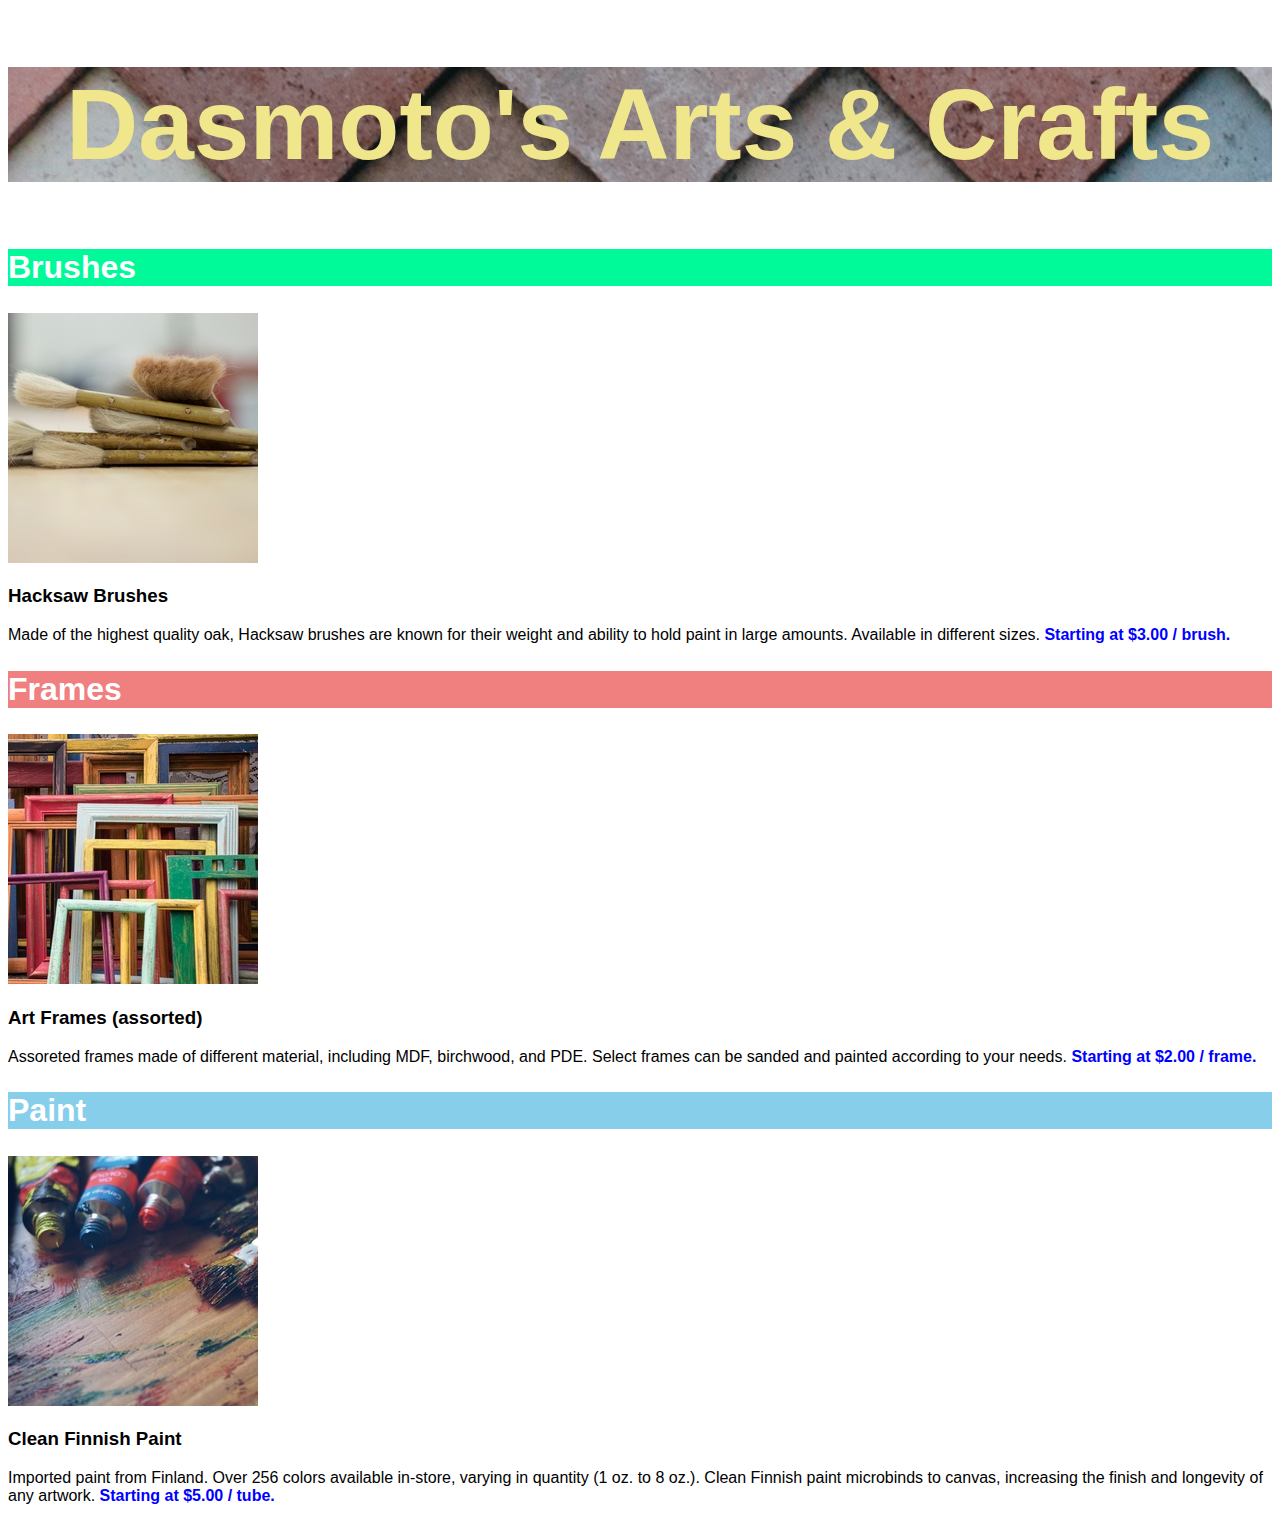
<file: dasmoto/index.html>
<!DOCTYPE html>
<html lang="en">
    <head>
        <meta charset="UTF-8">
        <meta name="viewport" content="width=device-width, initial-scale=1.0">
        <title>Dasmoto's Arts & Crafts</title>
        <link rel="stylesheet" href="./resources/css/index.css">
    </head>
    <body>
        <div class="title-image">
            <h1>Dasmoto's Arts & Crafts</h1>
        </div>
        <h2 class="brushes">Brushes</h2>
        <img src="./resources/images/hacksaw.jpeg" alt="a small pile of hacksaw brushes atop a beige table">
        <h3>Hacksaw Brushes</h3>
        <p>
            Made of the highest quality oak, Hacksaw brushes are 
            known for their weight and ability to hold paint in 
            large amounts. Available in different sizes.<a class="sale"> Starting at $3.00 / brush.</a>
        </p>

        <h2 class="frames">Frames</h2>
        <img src="./resources/images/frames.jpeg" alt="a plethora of colored frames varying in size resting against eachother">
        <h3>Art Frames (assorted)</h3>
        <p>
            Assoreted frames made of different material, including MDF,
            birchwood, and PDE. Select frames can be sanded and painted
            according to your needs.<a class="sale"> Starting at $2.00 / frame.</a>
        </p>

        <h2 class="paint">Paint</h2>
        <img src="./resources/images/finnish.jpeg" alt="used paint tubes on a table stained by paint lying next to some dirty brushes">
        <h3>Clean Finnish Paint</h3>
        <p>
            Imported paint from Finland. Over 256 colors available in-store,
            varying in quantity (1 oz. to 8  oz.). Clean Finnish paint microbinds
            to canvas, increasing the finish and longevity of any artwork.<a class="sale"> Starting at $5.00 / tube.</a>
        </p>
    </body>
</html>
</file>
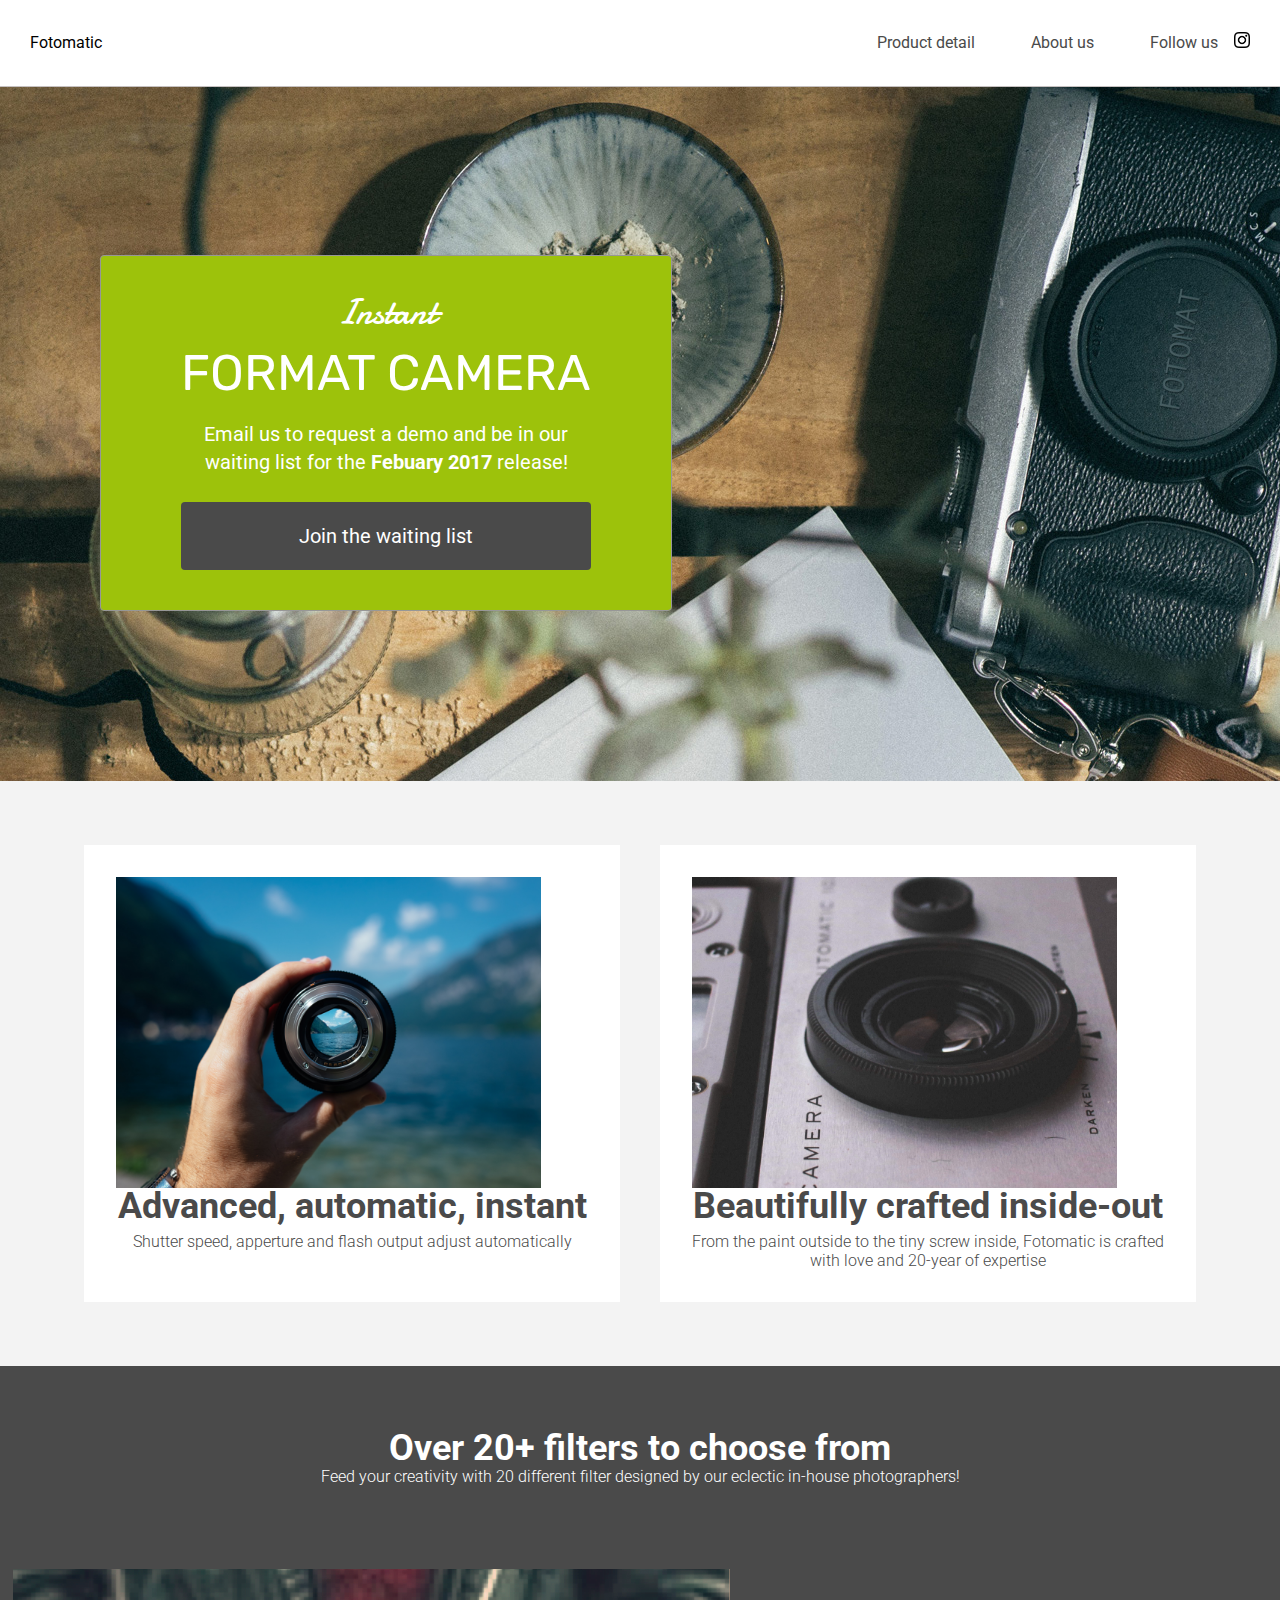
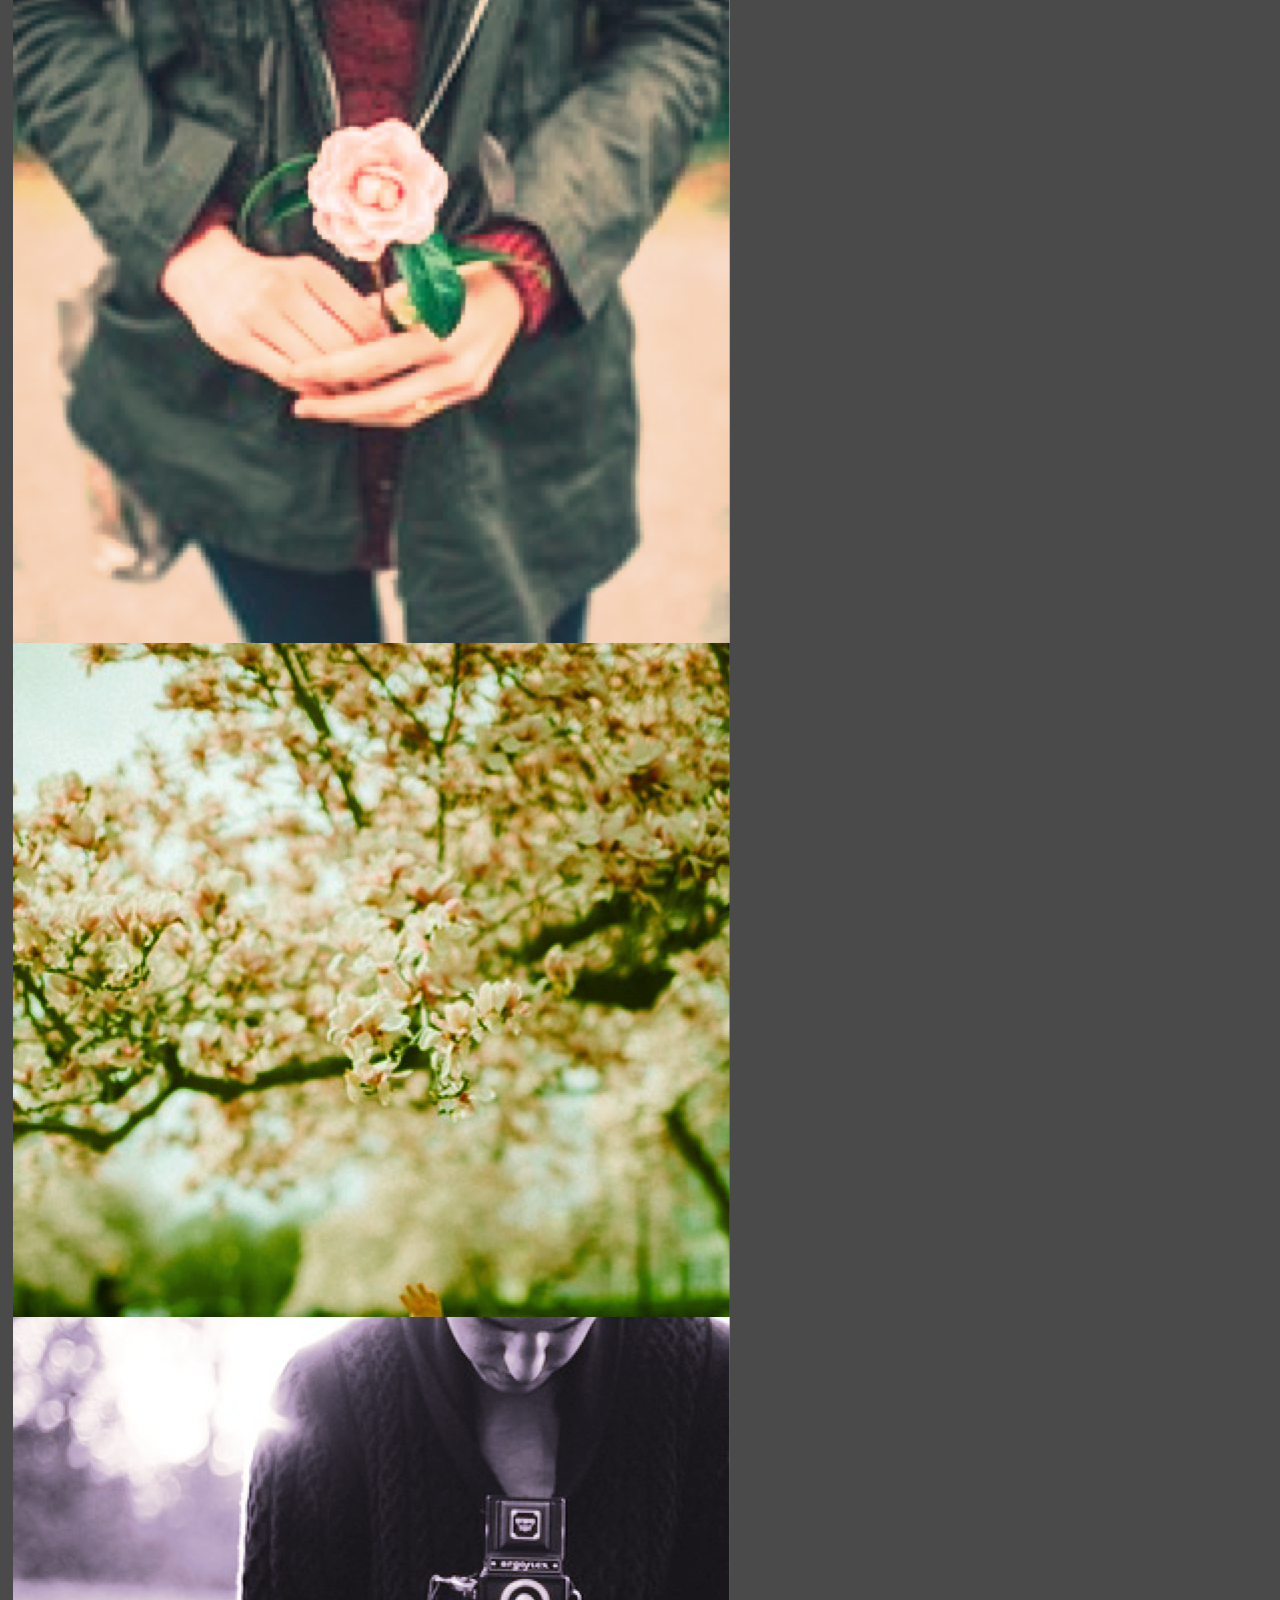
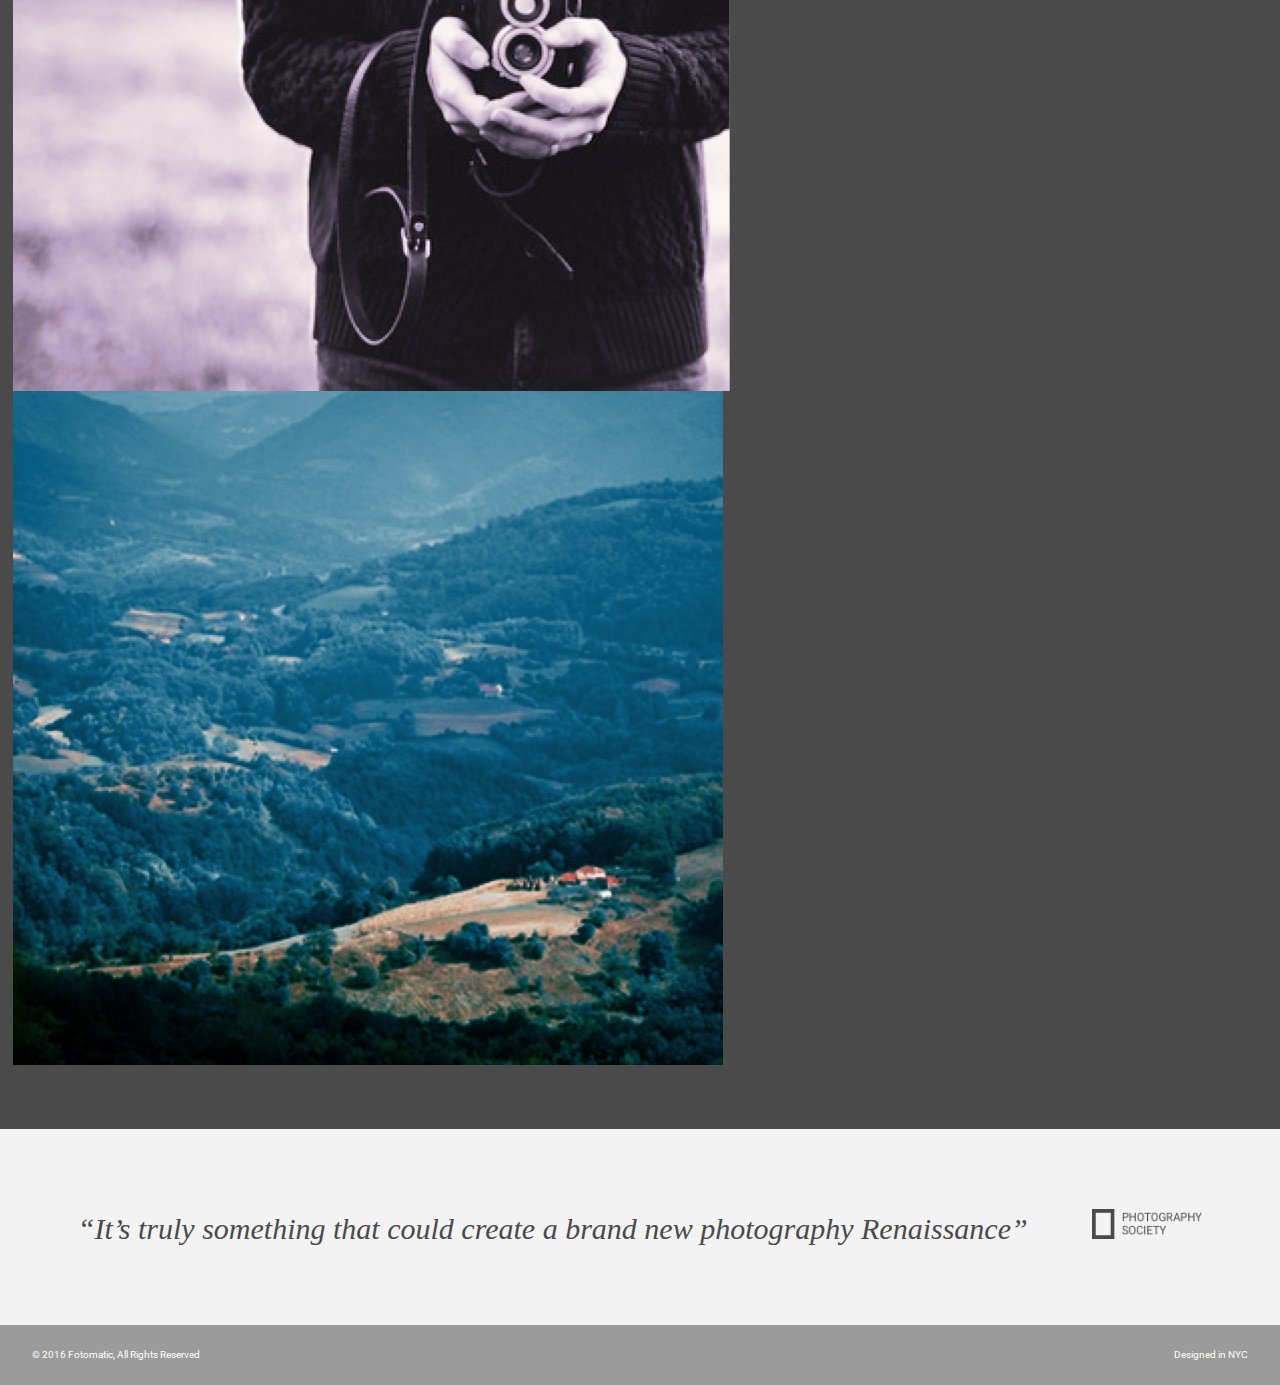
<file: fotomatic/index.html>
<!DOCTYPE html>
<html>
<head>
  <link href="https://fonts.googleapis.com/css?family=Damion" rel="stylesheet">
  <link href="https://fonts.googleapis.com/css?family=Rubik" rel="stylesheet">
  <link href="https://fonts.googleapis.com/css?family=Roboto:300,400,600,700" rel="stylesheet">
  <link rel="stylesheet" href="./resources/css/reset.css">
  <link rel="stylesheet" href="./resources/css/style.css">
  <meta charset="UTF-8">
</head>
<body>
  <!-- Header -->
  <header>
    <div class="content">
      <a href="index.html" class="desktop logo">Fotomatic</a>
      <nav class="desktop">
        <ul>
          <li><a href="#">Product detail</a></li>
          <li><a href="#">About us</a></li>
          <li><a href="https://www.instagram.com/">Follow us <img class="icon" src="./resources/images/instagram.png"></a></li>
        </ul>
      </nav>
      <nav class="mobile">
        <ul>
          <li><a href="#"><img src="./resources/images/ic-logo.svg"></a></li>
          <li><a href="#"><img src="./resources/images/ic-product-detail.svg"></a></li>
          <li><a href="#"><img src="./resources/images/ic-about-us.svg"></a></li>
          <li><a href="#" class="button">Join us</a></li>
        </ul>
      </nav>
    </div>
  </header>

  <!-- Main Content -->
  <div class="main-content">

    <!-- Sign Up Section -->
    <div id="sign-up-section" class="banner">
      <div id="sign-up-cta">
        <div class="content center">
          <div class="header">
            <h2 class="cursive">Instant</h2>
            <h1 class="striking">FORMAT CAMERA</h1>
          </div>
          <div class="email">
            <span>
              Email us to request a demo and be in our waiting list for the <strong>Febuary 2017</strong> release!
            </span>
            <div class="button">Join the waiting list</div>
          </div>
        </div>
      </div>
    </div>

    <!-- Features Section -->
    <div id="features-section">
      <div class="feature">
        <div class="center">
          <div class="image-container">
            <img src="./resources/images/feature-1.png" />
          </div>
          <div class="content">
            <h2>Advanced, automatic, instant</h2>
            <h3>Shutter speed, apperture and flash output adjust automatically</h3>
          </div>
        </div>
      </div>
      <div class="feature">
        <div class="center">
          <div class="image-container">
            <img src="./resources/images/feature-2.png" />
          </div>
          <div class="content">
            <h2>Beautifully crafted inside-out</h2>
            <h3>From the paint outside to the tiny screw inside, Fotomatic is crafted with love and 20-year of expertise</h3>
          </div>
        </div>
      </div>
    </div>

    <!-- Filters Section -->
    <div id="filters-section">
      <div class="content center">
        <h2>Over 20+ filters to choose from</h2>
        <h3>Feed your creativity with 20 different filter designed by our eclectic in-house photographers!</h3>
      </div>
      <div class="images-container">
        <div class="image-container">
          <img src="./resources/images/filter-1.png" />
        </div>
        <div class="image-container">
          <img src="./resources/images/filter-2.png" />
        </div>
        <div class="image-container">
          <img src="./resources/images/filter-3.png" />
        </div>
        <div class="image-container extra">
          <img src="./resources/images/filter-4.png" />
        </div>
      </div>
    </div>

    <!-- Quotes Section -->
    <div id="quotes-section">
      <div class="content center">
        <span class="quote">“It’s truly something that could create a brand new photography Renaissance”</span>
        <img class="quote-citation" src="./resources/images/photography-logo.png" />
      </div>
    </div>

    <!-- Footer -->
    <footer>
      <div class="content">
        <span class="copyright">© 2016  Fotomatic, All Rights Reserved</span>
        <span class="location">Designed in NYC</span>
      </div>
    </footer>

  </div>
</body>
</html>
</file>
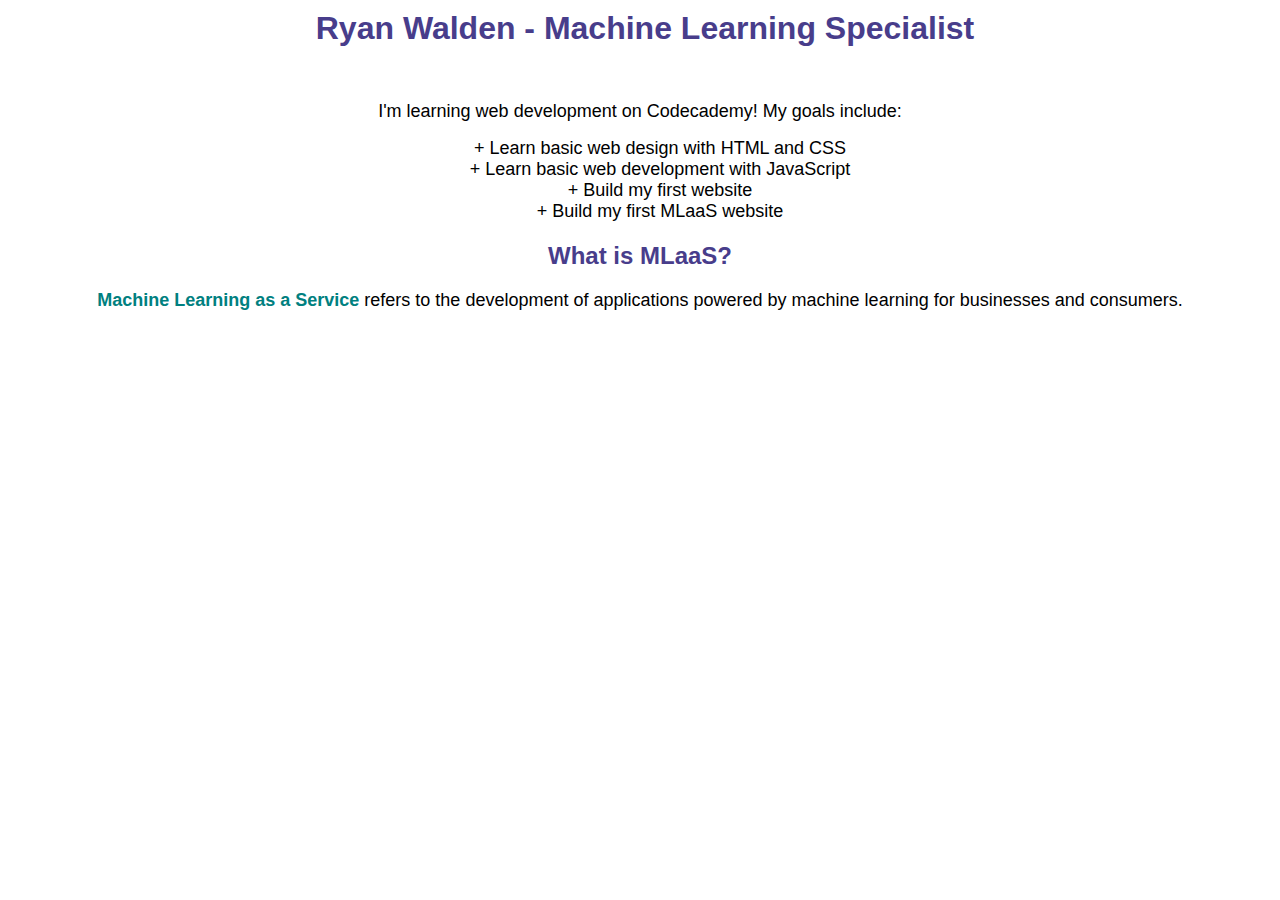
<file: helloWorld/index.html>
<!DOCTYPE html>
<html lang="en">
    <head>
        <meta charset="UTF-8">
        <meta name="viewport" content="width=device-width, initial-scale=1.0">
        <title>HelloWorld</title>
        <link href="./resources/css/index.css" type="text/css" rel="stylesheet">
    </head>
    <body>
        <h1 class="title">Ryan Walden - Machine Learning Specialist</h1>
        
        <div class="opener">
            <p>I'm learning web development on Codecademy! My goals include:</p>
            <ul>
                <li>+ Learn basic web design with HTML and CSS</li>
                <li>+ Learn basic web development with JavaScript</li>
                <li>+ Build my first website</li>
                <li>+ Build my first MLaaS website</li>
            </ul>
        </div>

        <div class="info">
            <h2>What is MLaaS?</h2>
            <p><strong>Machine Learning as a Service</strong> refers to the 
                development of applications powered by machine learning for 
                businesses and consumers.</p>
        </div>
    </body>
</html>
</file>
<file: dasmoto/resources/css/index.css>
* {
    font-family: Helvetica;
}

.title-image {
    background-image: url("../images/pattern.jpeg");
}

h1 {
    font-size: 100px;
    font-weight: bold;
    color: khaki;
    text-align: center; 
}

h2 {
    font-size: 32px;
    font-weight: bold;
    color:white;
}

.brushes {
    background-color: mediumspringgreen;
}

.frames {
    background-color: lightcoral;
}

.paint {
    background-color: skyblue;
}

.sale {
    font-weight: bold;
    color: blue;
}
</file>
<file: fotomatic/resources/css/style.css>
/* Universal Styles */

html {
  font-family: "Roboto", sans-serif;
  font-size: 16px;
}

.main-content {
  position: relative;
  top: 5.3125rem; /* To offset for fixed header. */
}

.center {
  text-align: center;
}

.button {
  border-radius: 4px;
  background-color: #4a4a4a;
  color: white;
}

.images-container{
  display: inline-block;
}

.image-container {
  overflow: hidden;
}

.image-container img {
  display: block;
}

@media only screen and (max-width: 760px) {
  .main-content {
    top: 2.5625rem;
  }
}

/* Header */

header {
  position: fixed;
  width: 100%;
  border-bottom: solid 1px #c6c1c1;
  background-color: white;
  z-index: 10;
}

header .content {
  display: flex;
  align-items: center;
  padding: 1.875rem;
}

header .logo {
  flex: 1;
}

header nav ul {
  display: flex;
}

nav li {
  padding-left: 3.5rem;
}

nav a {
  vertical-align: bottom;
  line-height: 1.6;
  font-size: 1rem;
  color: #4a4a4a;
}

header .icon {
  width: 1rem;
  padding-left: .75rem;
}

header .mobile {
  display: none;
}

@media only screen and (max-width: 760px) {
  header .desktop {
    display: none;
  }

  header .mobile {
    display: block;
    width: 100%;
  }

  header .content {
    padding: .5rem 0;
  }

  header .mobile ul {
    display: flex;
    justify-content: space-around;
    align-items: center;
    width: 100%;
  }

  header .mobile li {
    padding: 0;
  }

  header .mobile .button {
    padding: .1875rem .5rem;
    background-color: #9dc20b;
    line-height: 1.6;
    color: white;
  }
}

/* Sign Up Section */

#sign-up-section {
  display: flex;
  justify-content: flex-start;
  align-items: flex-start;
  height: 43.5rem;
  background-image: url('../images/banner-landingpage.jpg');
}

#sign-up-cta {
  padding: 0 5rem 2.5rem 5rem;
  border: solid 1px #979797;
  border-radius: 4px;
  background-color: #9dc20b;
  margin-top: 170px;
  margin-left: 100px;
}

#sign-up-cta .content {
  width: 25.625rem;
  margin-top: 2rem;
  font-family: "Roboto", sans-serif;
  font-size: 1.25rem;
  line-height: 1.4;
  color: white;
}

#sign-up-cta h1 {
  font-size: 3.125rem;
}

#sign-up-cta h2 {
  font-size: 2.25rem;
}

#sign-up-cta span strong {
  font-weight: bold;
}

#sign-up-cta .cursive {
  font-family: "Damion", cursive;
}

#sign-up-cta .striking {
  font-family: "Rubik", sans-serif;
  padding-bottom: .75rem;
}

#sign-up-cta .button {
  margin-top: 1.625rem;
  padding: 1.25rem 7.25rem;
}

@media only screen and (max-width: 760px) {
  #sign-up-section {
    align-items: center;
    justify-content: center;
    height: 28rem;
  }

  #sign-up-cta {
    position: static;
    width: auto;
    height: auto;
    background-color: transparent;
    border: none;
  }

  #sign-up-cta .content {
    margin-top: 0;
  }

  #sign-up-cta .email {
    display: none;
  }

  #sign-up-cta h1 {
    font-size: 3.125rem;
  }

  #sign-up-cta h2 {
    font-size: 2.25rem;
  }
}

@media only screen and (max-width: 450px) {
  #sign-up-section {
    height: 20rem;
  }

  #sign-up-cta h1 {
    font-size: 2.25rem;
  }

  #sign-up-cta h2 {
    font-size: 2rem;
  }
}

/* Features Section */

#features-section {
  display: flex;
  justify-content: space-between;
  padding: 4rem 5%;
  background-color: #f3f3f3;
  max-height: 635px;
}

.feature {
  flex: 1;
  padding: 2rem;
  margin: 0px 1.25rem;
  background-color: white; /*rgb(150, 135, 135);*/
}

.feature .image-container {
  width: 90%;
  height: 65%;
}

.feature .image-container img {
  display: block;
  max-width: 100%;
  max-width: 100%;
}

.feature h2 {
  padding-bottom: .5rem;
  font-size: 2.25rem;
  font-weight: bold;
  color: #4a4a4a;
}

.feature h3 {
  font-size: 1rem;
  line-height: 1.2;
  font-weight: 300;
  color: #4a4a4a;
}

@media only screen and (max-width: 890px) {
  .feature h2 {
    font-size: 1.125rem;
    line-height: 1.3;
    font-weight: normal;
  }

  .feature h3 {
    font-size: .875rem;
    line-height: 1.4;
  }
}

@media only screen and (max-width: 760px) {
  #features-section {
    flex-flow: column;
    padding: 0;
  }

  .feature {
    margin: 0;
    padding: 1.25rem 1rem 0 1rem;
  }
}

/* Filters Section */

#filters-section {
  padding: 4rem 0;
  background-color: #4a4a4a;
}

#filters-section .content {
  padding: 0 .625rem;
  margin-bottom: 5rem;
}

#filters-section .content h2 {
  font-size: 2.25rem;
  font-weight: bold;
  color: white;
}

#filters-section .content h3 {
  font-size: 1rem;
  line-height: 1.4;
  font-weight: 300;
  color: white;
}

#filters-section .images-container {
  max-width: 100%;
  padding: 0 1%;
  display: block;
}

#filters-section div {
  display: block;
  /*max-height: 200px;*/
}

@media only screen and (max-width: 760px) {
  #filters-section {
    padding: 1.5rem 0 0 0;
  }

  #filters-section .content {
    margin-bottom: 1rem;
  }

  #filters-section .content h2 {
    padding-bottom: .625rem;
    font-size: 1.125rem;
    line-height: 1.3;
    font-weight: normal;
  }

  #filters-section .content h3 {
    font-size: .875rem;
    line-height: 1.4;
  }

  #filters-section .images-container {
    padding: 0;
  }

  #filters-section .extra {
    display: none;
  }
}

/* Quotes Section */

#quotes-section {
  background-color: #f3f3f3;
}

#quotes-section .content {
  padding: 5rem 0;
}

#quotes-section .quote {
  padding-right: 1.875rem;
  font-family: "Palatino", serif;
  font-size: 1.875rem;
  line-height: 1.1;
  font-style: italic;
  color: #4a4a4a;
}

#quotes-section .quote-citation {
  height: 1.875rem;
  margin-left: 30px;
}

@media only screen and (max-width: 760px) {
  #quotes-section content {
    padding: 1.875rem .625rem;
  }

  #quotes-section quote {
    font-size: 1.5rem;
    line-height: 1.4;
  }

  #quotes-section quote-citation {
    display: block;
    padding-top: 1rem;
    margin: auto;
  }
}

/* Footer */

footer {
  background-color: #9b9b9b;
  padding: 1.5625rem 2rem;
}

footer .content {
  color: white;
  display: flex;
  font-size: .75rem;
}

footer .copyright {
  flex-grow: 1;
  margin-left: 0;
}

@media only screen and (min-width: 760px) {
  footer .content {
    font-size: .625rem;
  }
}
</file>
<file: helloWorld/resources/css/index.css>
* {
    font-family: Arial, Helvetica, sans-serif;
    text-align: center;
}

h1, h2 {
    color: darkslateblue;
}

.title {
    height: 40px;
    margin-top: 10px;
    padding-bottom: 30px;
    padding-left: 10px;
}


p,
li {
    font-size: 18px;
    display: table;
    margin:0px auto 0px auto;
    list-style-type: disc;
}

strong {
    color: teal;
}

a{
    text-decoration: none;
}
</file>
